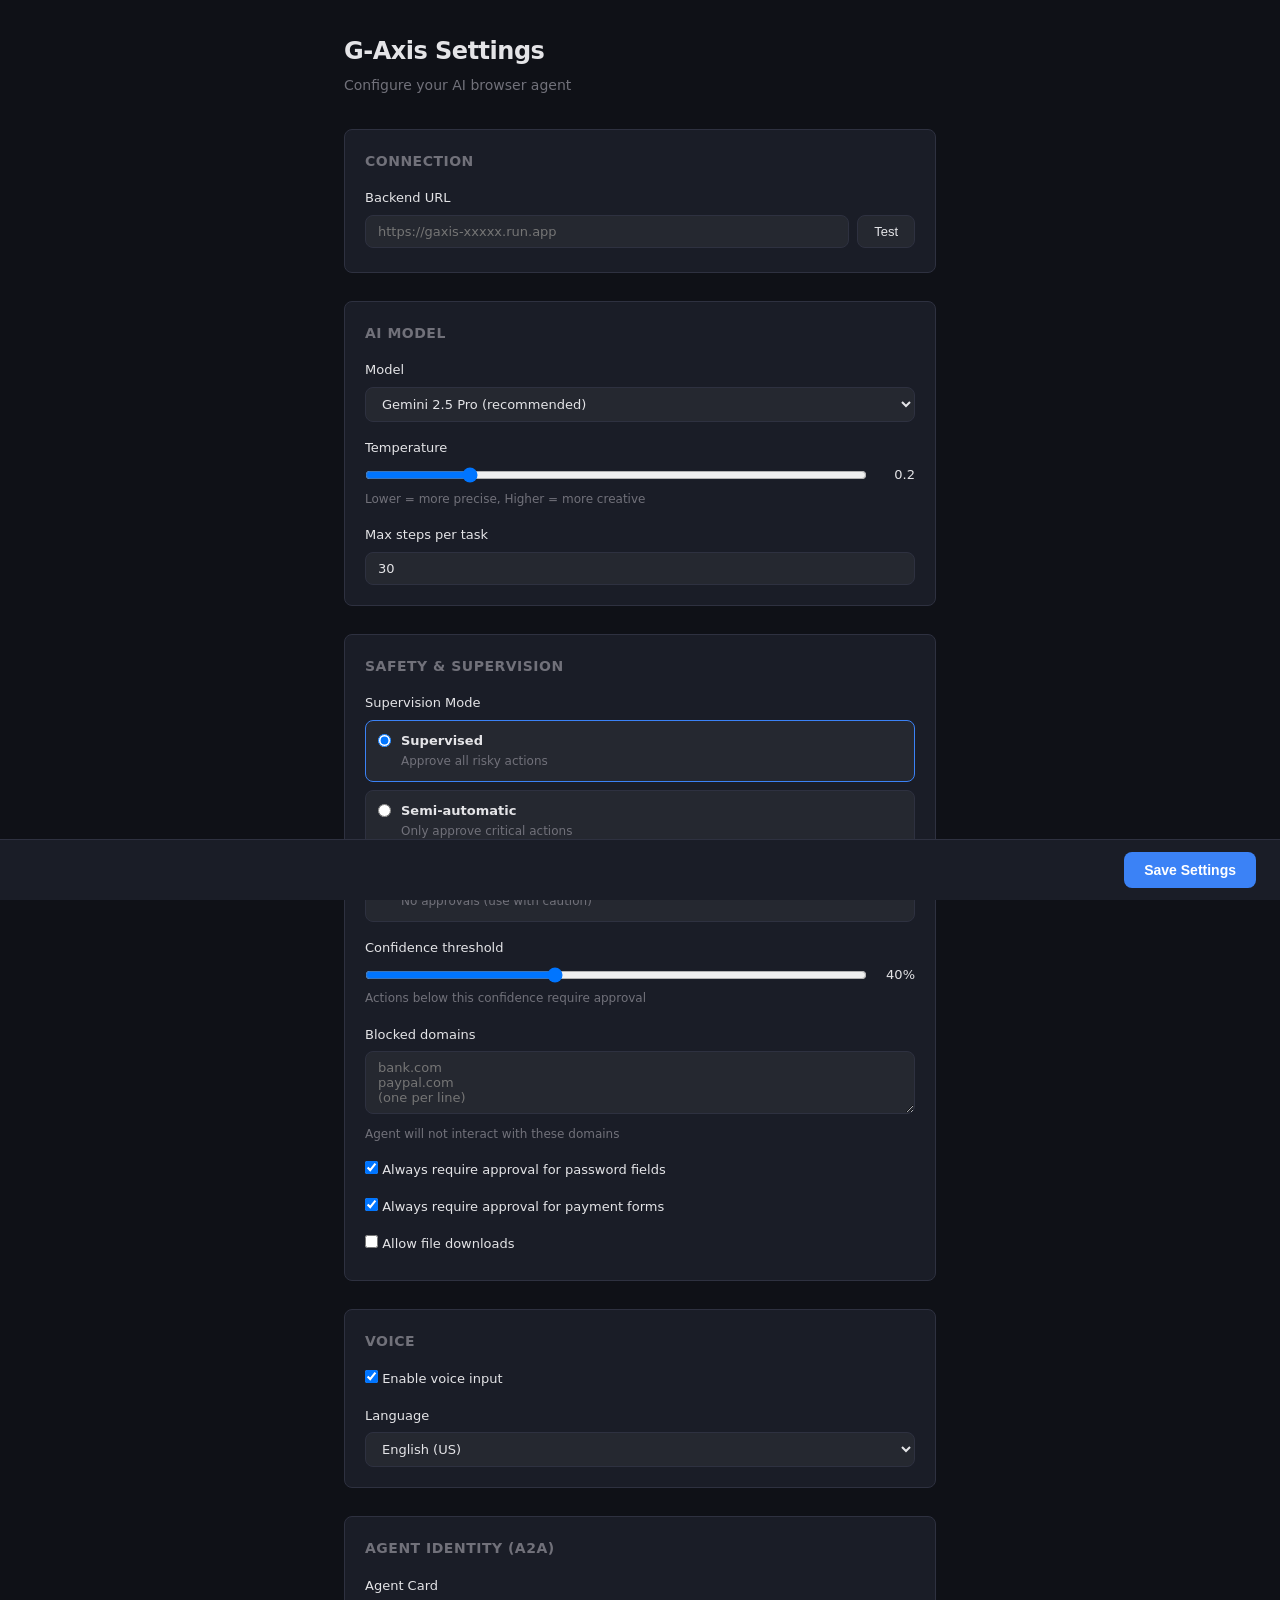
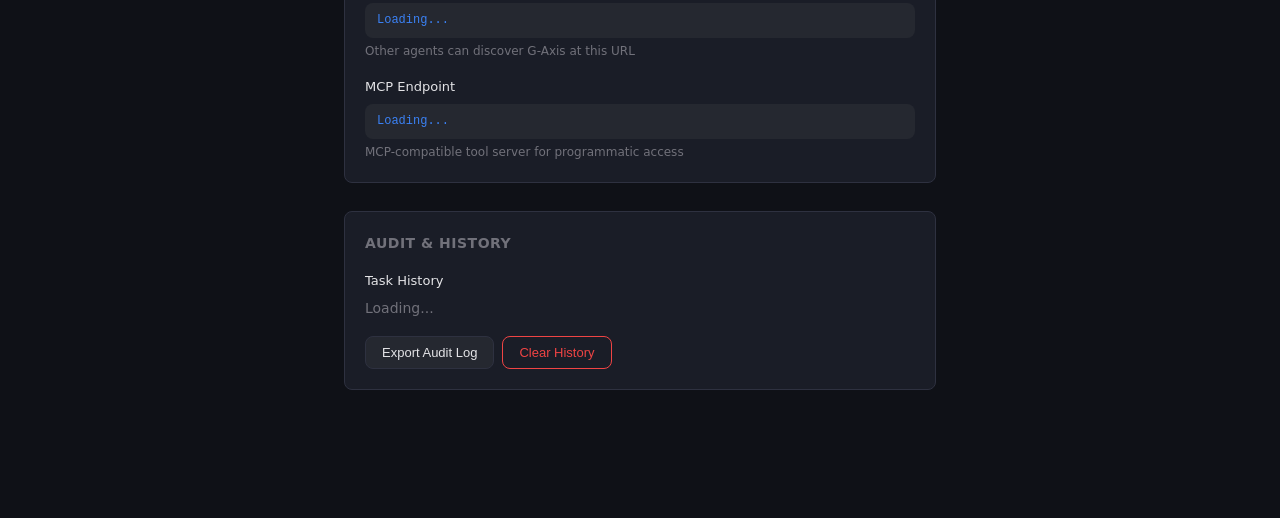
<file: extension/options/index.html>
<!DOCTYPE html>
<html lang="en">
<head>
  <meta charset="UTF-8">
  <meta name="viewport" content="width=device-width, initial-scale=1.0">
  <title>G-Axis Settings</title>
  <link rel="stylesheet" href="settings.css">
</head>
<body>
  <div id="app">
    <header>
      <h1>G-Axis Settings</h1>
      <p class="subtitle">Configure your AI browser agent</p>
    </header>

    <!-- Connection -->
    <section class="settings-group">
      <h2>Connection</h2>
      <div class="field">
        <label for="backend-url">Backend URL</label>
        <div class="input-row">
          <input type="url" id="backend-url" placeholder="https://gaxis-xxxxx.run.app" />
          <button id="test-connection" class="secondary-btn">Test</button>
        </div>
        <span id="connection-result" class="field-hint"></span>
      </div>
    </section>

    <!-- AI Model -->
    <section class="settings-group">
      <h2>AI Model</h2>
      <div class="field">
        <label for="model-select">Model</label>
        <select id="model-select">
          <option value="gemini-2.5-pro-preview-06-05">Gemini 2.5 Pro (recommended)</option>
          <option value="gemini-2.0-flash">Gemini 2.0 Flash (faster)</option>
        </select>
      </div>
      <div class="field">
        <label for="temperature">Temperature</label>
        <div class="slider-row">
          <input type="range" id="temperature" min="0" max="1" step="0.1" value="0.2" />
          <span id="temperature-value">0.2</span>
        </div>
        <span class="field-hint">Lower = more precise, Higher = more creative</span>
      </div>
      <div class="field">
        <label for="max-steps">Max steps per task</label>
        <input type="number" id="max-steps" min="5" max="100" value="30" />
      </div>
    </section>

    <!-- Safety & Supervision -->
    <section class="settings-group">
      <h2>Safety & Supervision</h2>
      <div class="field">
        <label>Supervision Mode</label>
        <div class="radio-group">
          <label class="radio-label">
            <input type="radio" name="supervision" value="supervised" checked />
            <div>
              <strong>Supervised</strong>
              <span>Approve all risky actions</span>
            </div>
          </label>
          <label class="radio-label">
            <input type="radio" name="supervision" value="semi-auto" />
            <div>
              <strong>Semi-automatic</strong>
              <span>Only approve critical actions</span>
            </div>
          </label>
          <label class="radio-label">
            <input type="radio" name="supervision" value="autonomous" />
            <div>
              <strong>Autonomous</strong>
              <span>No approvals (use with caution)</span>
            </div>
          </label>
        </div>
      </div>
      <div class="field">
        <label for="confidence-threshold">Confidence threshold</label>
        <div class="slider-row">
          <input type="range" id="confidence-threshold" min="0.1" max="0.9" step="0.05" value="0.4" />
          <span id="confidence-value">40%</span>
        </div>
        <span class="field-hint">Actions below this confidence require approval</span>
      </div>
      <div class="field">
        <label for="blocked-domains">Blocked domains</label>
        <textarea id="blocked-domains" rows="3" placeholder="bank.com&#10;paypal.com&#10;(one per line)"></textarea>
        <span class="field-hint">Agent will not interact with these domains</span>
      </div>
      <div class="field">
        <label class="checkbox-label">
          <input type="checkbox" id="approve-passwords" checked />
          Always require approval for password fields
        </label>
      </div>
      <div class="field">
        <label class="checkbox-label">
          <input type="checkbox" id="approve-payments" checked />
          Always require approval for payment forms
        </label>
      </div>
      <div class="field">
        <label class="checkbox-label">
          <input type="checkbox" id="allow-downloads" />
          Allow file downloads
        </label>
      </div>
    </section>

    <!-- Voice -->
    <section class="settings-group">
      <h2>Voice</h2>
      <div class="field">
        <label class="checkbox-label">
          <input type="checkbox" id="voice-enabled" checked />
          Enable voice input
        </label>
      </div>
      <div class="field">
        <label for="voice-language">Language</label>
        <select id="voice-language">
          <option value="en-US">English (US)</option>
          <option value="en-GB">English (UK)</option>
          <option value="es-ES">Spanish</option>
          <option value="fr-FR">French</option>
          <option value="de-DE">German</option>
          <option value="ja-JP">Japanese</option>
          <option value="zh-CN">Chinese (Simplified)</option>
        </select>
      </div>
    </section>

    <!-- Agent Identity -->
    <section class="settings-group">
      <h2>Agent Identity (A2A)</h2>
      <div class="field">
        <label>Agent Card</label>
        <code id="agent-card-url" class="code-block">Loading...</code>
        <span class="field-hint">Other agents can discover G-Axis at this URL</span>
      </div>
      <div class="field">
        <label>MCP Endpoint</label>
        <code id="mcp-endpoint" class="code-block">Loading...</code>
        <span class="field-hint">MCP-compatible tool server for programmatic access</span>
      </div>
    </section>

    <!-- Audit -->
    <section class="settings-group">
      <h2>Audit & History</h2>
      <div class="field">
        <label>Task History</label>
        <span id="task-count" class="dim">Loading...</span>
      </div>
      <div class="field-row">
        <button id="export-audit" class="secondary-btn">Export Audit Log</button>
        <button id="clear-history" class="danger-btn-outline">Clear History</button>
      </div>
    </section>

    <!-- Save -->
    <div class="save-bar">
      <span id="save-status"></span>
      <button id="save-btn" class="primary-btn">Save Settings</button>
    </div>
  </div>

  <script src="settings.js" type="module"></script>
</body>
</html>
</file>
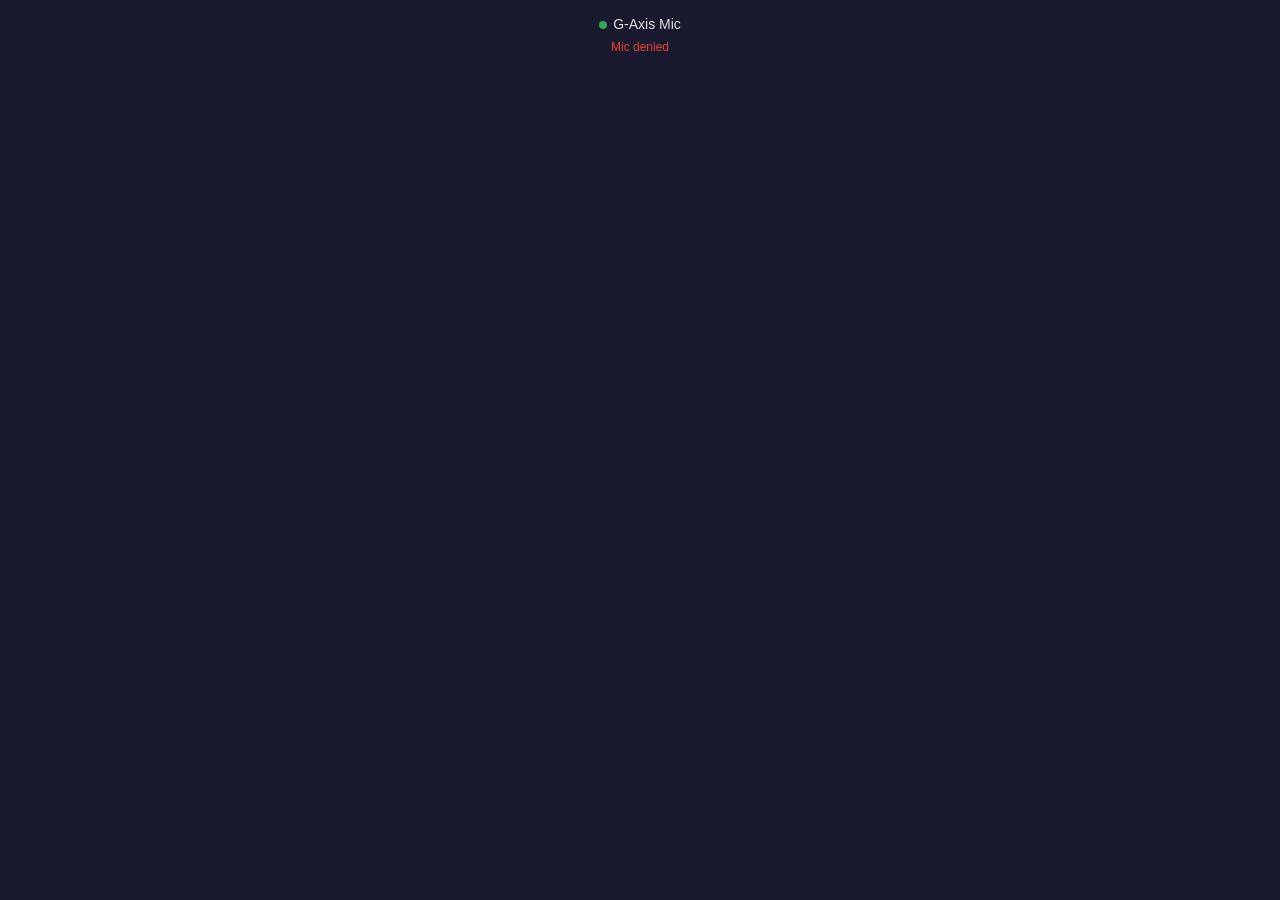
<file: extension/permissions/mic.html>
<!DOCTYPE html>
<html>
<head>
  <meta charset="utf-8">
  <title>G-Axis Mic</title>
  <style>
    body { margin: 0; padding: 16px; font-family: 'Segoe UI', sans-serif; background: #1a1a2e; color: #e0e0e0; display: flex; flex-direction: column; align-items: center; gap: 8px; }
    .label { font-size: 14px; font-weight: 500; }
    #status { font-size: 12px; color: #888; }
    .dot { width: 8px; height: 8px; border-radius: 50%; background: #34a853; display: inline-block; animation: pulse 1.5s infinite; margin-right: 6px; }
    @keyframes pulse { 0%,100% { opacity: 1; } 50% { opacity: 0.3; } }
  </style>
</head>
<body>
  <div class="label"><span class="dot"></span>G-Axis Mic</div>
  <div id="status">Starting...</div>
  <script src="mic.js"></script>
</body>
</html>
</file>
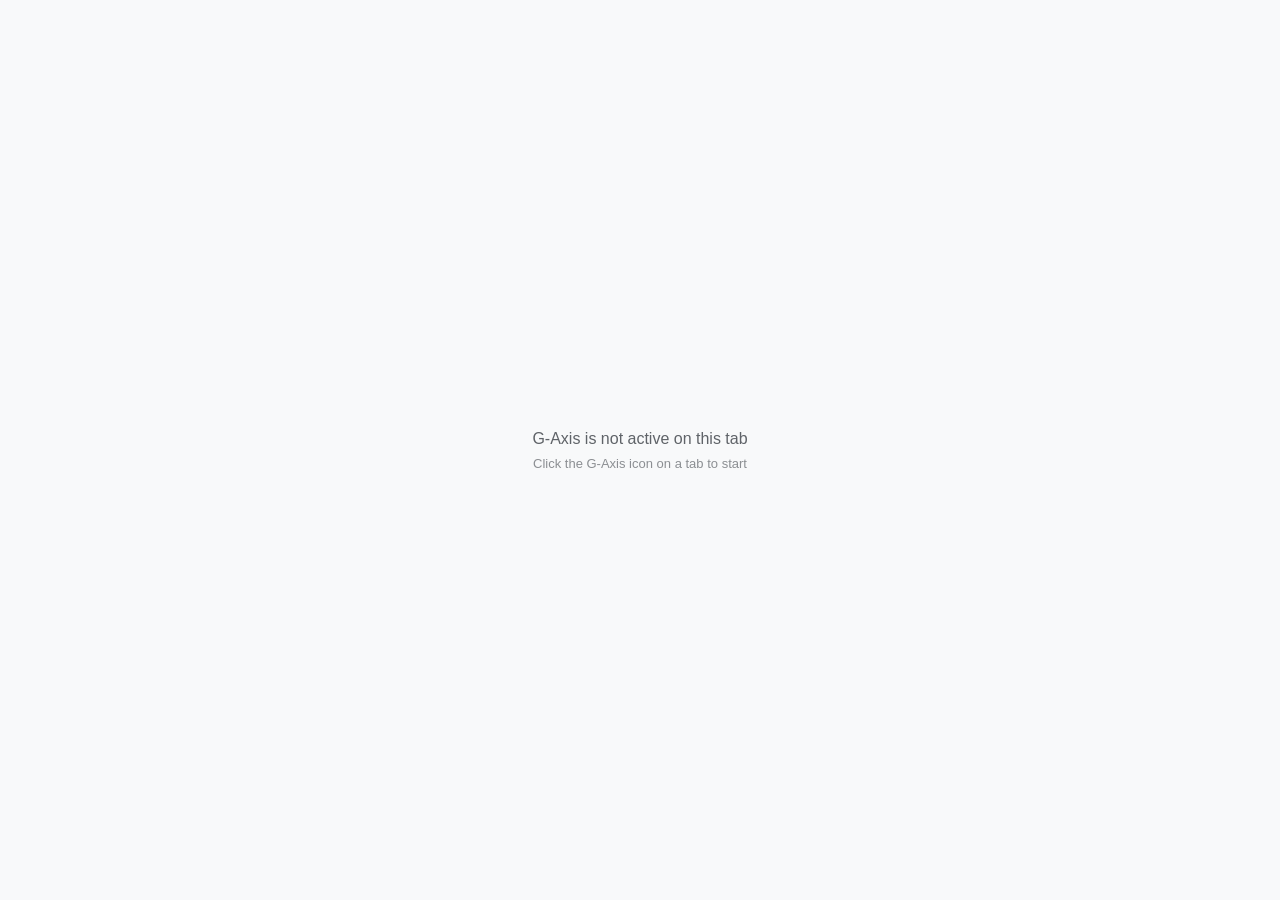
<file: extension/sidepanel/inactive.html>
<!DOCTYPE html>
<html><head><meta charset="UTF-8"><style>
body { margin:0; height:100vh; display:flex; align-items:center; justify-content:center;
  font-family:'Google Sans',sans-serif; background:#f8f9fa; color:#5f6368; text-align:center; }
.msg { padding:24px; }
.msg h2 { font-size:16px; font-weight:500; margin:0 0 8px; }
.msg p { font-size:13px; margin:0; opacity:0.7; }
</style></head>
<body><div class="msg">
  <h2>G-Axis is not active on this tab</h2>
  <p>Click the G-Axis icon on a tab to start</p>
</div></body></html>
</file>
<file: extension/options/settings.css>
:root {
  --bg: #0f1117;
  --bg-card: #1a1d27;
  --bg-input: #252830;
  --border: #2e3140;
  --text: #e4e4e7;
  --text-dim: #71717a;
  --primary: #3b82f6;
  --primary-hover: #2563eb;
  --danger: #ef4444;
  --success: #22c55e;
  --radius: 8px;
}

* { margin: 0; padding: 0; box-sizing: border-box; }

body {
  font-family: -apple-system, BlinkMacSystemFont, 'Segoe UI', system-ui, sans-serif;
  background: var(--bg);
  color: var(--text);
  font-size: 14px;
  line-height: 1.6;
}

#app {
  max-width: 640px;
  margin: 0 auto;
  padding: 32px 24px 100px;
}

header { margin-bottom: 32px; }
header h1 { font-size: 24px; font-weight: 700; letter-spacing: -0.5px; }
.subtitle { color: var(--text-dim); margin-top: 4px; }

.settings-group {
  margin-bottom: 28px;
  padding: 20px;
  background: var(--bg-card);
  border: 1px solid var(--border);
  border-radius: var(--radius);
}

.settings-group h2 {
  font-size: 14px;
  font-weight: 600;
  text-transform: uppercase;
  letter-spacing: 0.5px;
  color: var(--text-dim);
  margin-bottom: 16px;
}

.field { margin-bottom: 16px; }
.field:last-child { margin-bottom: 0; }
.field > label { display: block; font-weight: 500; margin-bottom: 6px; font-size: 13px; }
.field-hint { display: block; color: var(--text-dim); font-size: 12px; margin-top: 4px; }

input[type="url"], input[type="number"], select, textarea {
  width: 100%;
  background: var(--bg-input);
  border: 1px solid var(--border);
  border-radius: var(--radius);
  color: var(--text);
  padding: 8px 12px;
  font-size: 13px;
  font-family: inherit;
  outline: none;
}

input:focus, select:focus, textarea:focus { border-color: var(--primary); }
textarea { resize: vertical; }

.input-row { display: flex; gap: 8px; }
.input-row input { flex: 1; }

.slider-row { display: flex; align-items: center; gap: 12px; }
.slider-row input[type="range"] { flex: 1; }
.slider-row span { min-width: 36px; text-align: right; font-weight: 500; font-size: 13px; }

.radio-group { display: flex; flex-direction: column; gap: 8px; }
.radio-label {
  display: flex; align-items: flex-start; gap: 10px;
  padding: 10px 12px; background: var(--bg-input);
  border: 1px solid var(--border); border-radius: var(--radius);
  cursor: pointer; transition: border-color 0.15s;
}
.radio-label:has(input:checked) { border-color: var(--primary); }
.radio-label input { margin-top: 3px; }
.radio-label div { display: flex; flex-direction: column; }
.radio-label strong { font-size: 13px; }
.radio-label span { font-size: 12px; color: var(--text-dim); }

.checkbox-label {
  display: flex; align-items: center; gap: 8px;
  cursor: pointer; font-size: 13px;
}

.code-block {
  display: block; padding: 8px 12px;
  background: var(--bg-input); border-radius: var(--radius);
  font-family: 'SF Mono', 'Fira Code', monospace;
  font-size: 12px; color: var(--primary);
  word-break: break-all;
}

.field-row { display: flex; gap: 8px; }

.primary-btn {
  background: var(--primary); color: #fff; border: none;
  border-radius: var(--radius); padding: 10px 20px;
  font-size: 14px; font-weight: 600; cursor: pointer;
}
.primary-btn:hover { background: var(--primary-hover); }

.secondary-btn {
  background: var(--bg-input); color: var(--text); border: 1px solid var(--border);
  border-radius: var(--radius); padding: 8px 16px;
  font-size: 13px; cursor: pointer;
}
.secondary-btn:hover { border-color: var(--text-dim); }

.danger-btn-outline {
  background: none; color: var(--danger); border: 1px solid var(--danger);
  border-radius: var(--radius); padding: 8px 16px;
  font-size: 13px; cursor: pointer;
}

.save-bar {
  position: fixed; bottom: 0; left: 0; right: 0;
  background: var(--bg-card); border-top: 1px solid var(--border);
  padding: 12px 24px; display: flex;
  justify-content: flex-end; align-items: center; gap: 12px;
}

#save-status { color: var(--success); font-size: 13px; }
.dim { color: var(--text-dim); }
</file>
